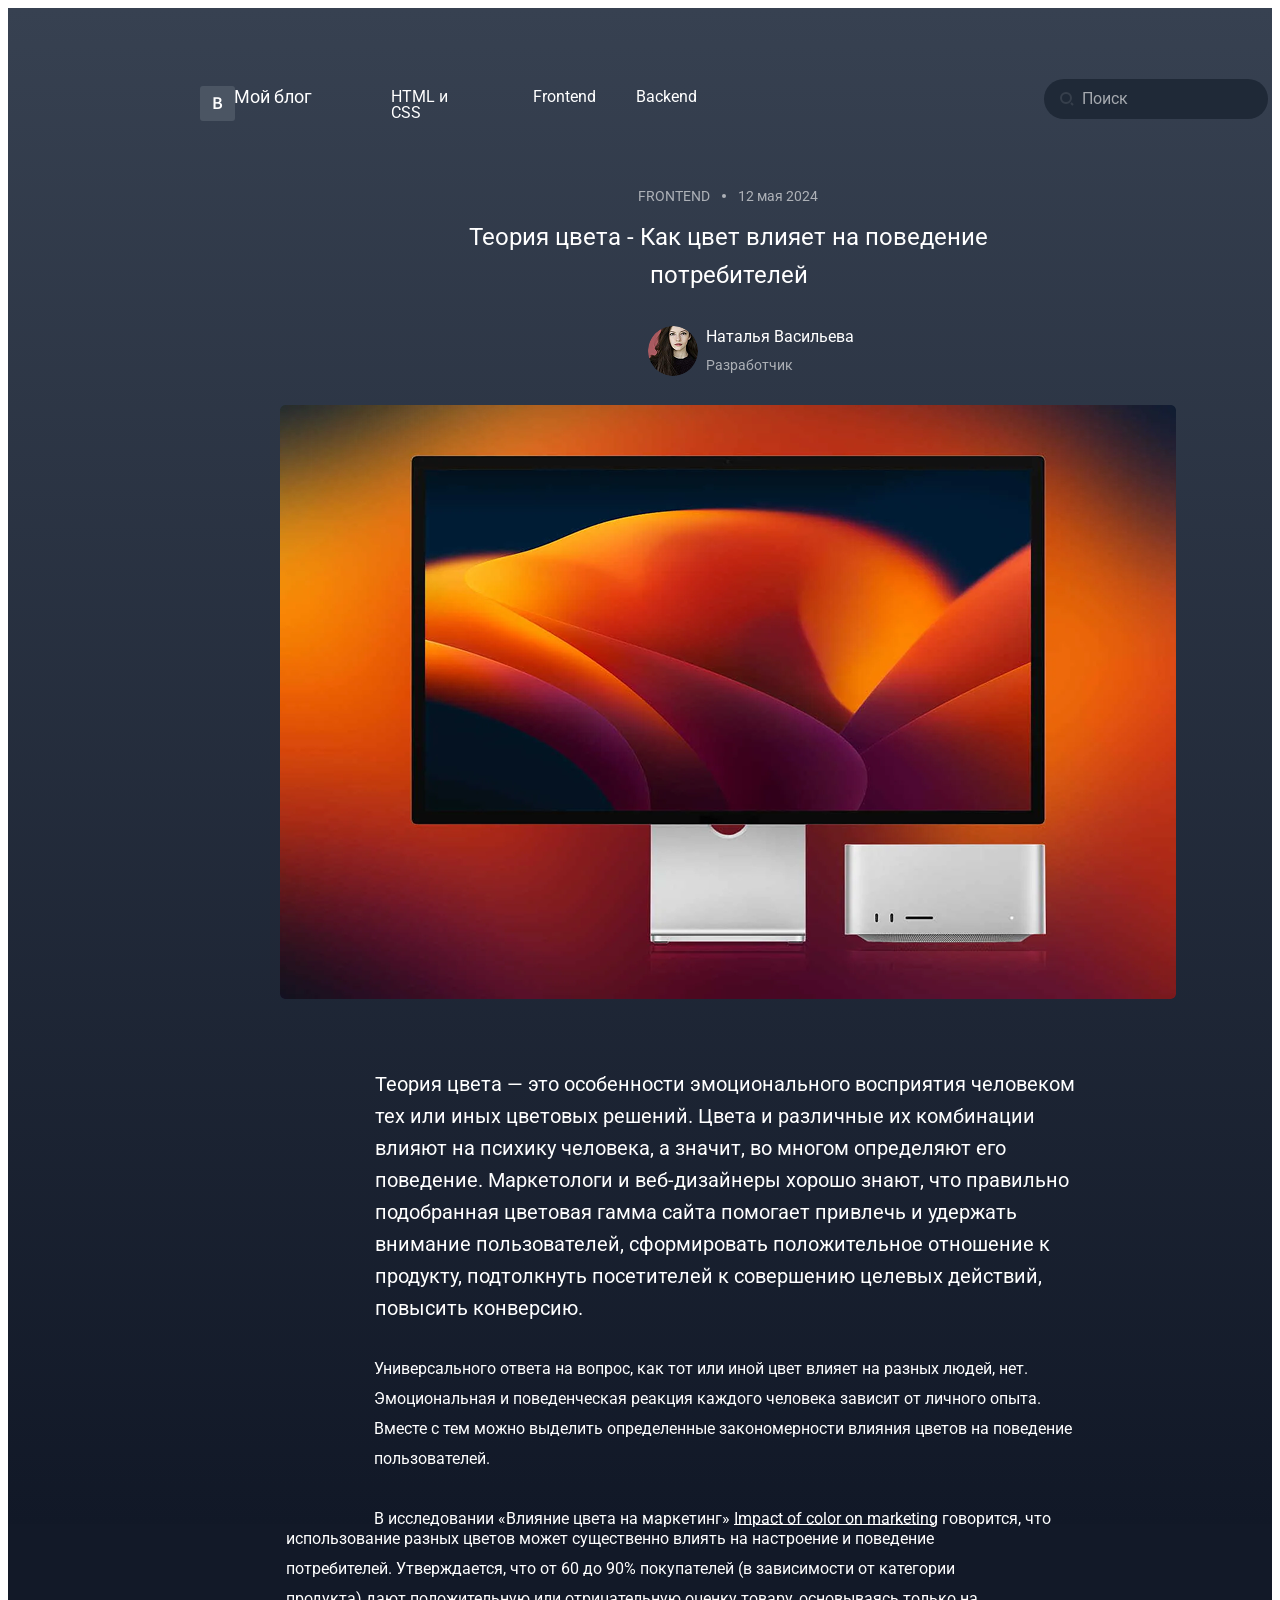
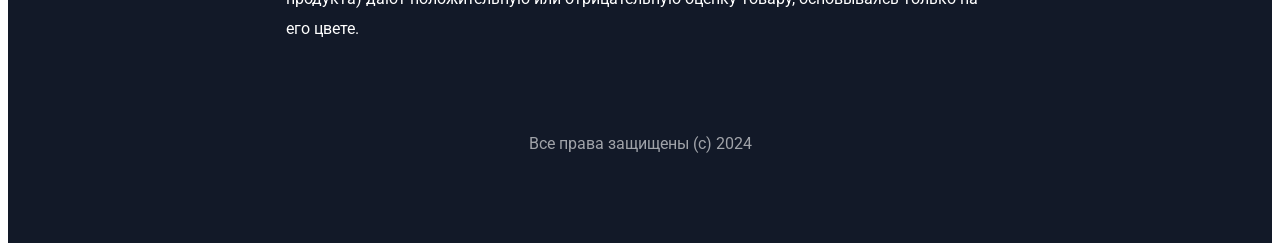
<file: index.html>
<!DOCTYPE html>
<html lang="en">
<head>
    <meta charset="UTF-8">
    <meta name="viewport" content="width=device-width, initial-scale=1.0">
    <link rel="stylesheet" href="./styles/style.css" />
    <link rel="preconnect" href="https://fonts.googleapis.com" />
    <link rel="preconnect" href="https://fonts.gstatic.com" crossorigin />
    <link href="https://fonts.googleapis.com/css2?family=Roboto:wght@400&display=swap" rel="stylesheet" />
    <link href="https://fonts.googleapis.com/css2?family=Source+Sans+Pro:wght@600&display=swap" rel="stylesheet">
    <title>Теория цвета</title>
</head>
<body>
    <div class="top-block">
    <header>
<div class="rectangle">
    <span class="letter">В</span>
</div>
    <nav>
    <ul>
        <li><a href="#" class="blog-title-1">Мой блог</a></li>
        <!-- <li><a href="#">Мой блог</a></li> -->
        <li><a href="#" class="blog-title-2">HTML и CSS</a></li>
        <!-- <li><a href="#">HTML и CSS</a></li> -->      
        <li><a href="#" class="blog-title-3">Frontend</a></li>
        <!-- <li><a href="#">Frontend</a></li> -->
        <li><a href="#" class="blog-title-4">Backend</a></li>
        <!-- <li><a href="#">Backend</a></li> --> 
    </ul>
    </nav>
    </header>       
    <div class="search-wrapper">
        <img src="data:image/svg+xml;utf8,<svg xmlns='http://www.w3.org/2000/svg' width='14' height='14' viewBox='0 0 14 14'><circle cx='6' cy='6' r='5' stroke='%23fff' stroke-width='2' fill='none'/><line x1='11' y1='11' x2='13' y2='13' stroke='%23fff' stroke-width='2'/></svg>"
            class="search-icon" alt="Лупа" />
        <input type="text" class="search-input" placeholder="Поиск" />
    </div>
<div class="frame-2">
    <span class="frontend-label">FRONTEND</span>
    <span class="divider-dot"></span>
    <span class="post-date">12 мая 2024</span>
</div>
    <main>
        <div class="title-wrap">
            <div class="theoryText">
                <h1 class="psychologyText">Теория цвета - Как цвет влияет на поведение потребителей</h1>
            </div> 
        <div class="author-block">
            <img src="./images/image.png" alt="Аватар автора" class="author-avatar">
            <div class="author-info">
                <span class="author-name">Наталья Васильева</span>
                <span class="author-role">Разработчик</span>
            </div>
        </div>
        <img src="./images/slaid.png" alt="Описание изображения" class="main-slaid">           
<div class="color-text">
    Теория цвета — это особенности эмоционального восприятия человеком тех или иных цветовых решений. Цвета и различные их
    комбинации влияют на психику человека, а значит, во многом определяют его поведение. Маркетологи и веб-дизайнеры хорошо
    знают, что правильно подобранная цветовая гамма сайта помогает привлечь и удержать внимание пользователей, сформировать
    положительное отношение к продукту, подтолкнуть посетителей к совершению целевых действий, повысить конверсию.
</div>
<div class="answer-text">
    Универсального ответа на вопрос, как тот или иной цвет влияет на разных людей, нет. Эмоциональная и поведенческая
    реакция каждого человека зависит от личного опыта. Вместе с тем можно выделить определенные закономерности влияния
    цветов на поведение пользователей.
    
    <br><br>

    В исследовании «Влияние цвета на маркетинг» 
    <span class="underlined">Impact of color on marketing</span> говорится, что 
    </div>
    </div>
</main>
</div>
<div class="bottom-block">
    <div class="bottom-block__content">
    использование разных цветов может существенно влиять на настроение и поведение потребителей. 
    Утверждается, что от 60 до 90% покупателей (в зависимости от категории продукта) дают 
    положительную или отрицательную оценку товару, основываясь только на его цвете.
</div>
<footer id="copyright">
    Все права защищены (c) 2024
 </footer>
</body>
</html>
</file>
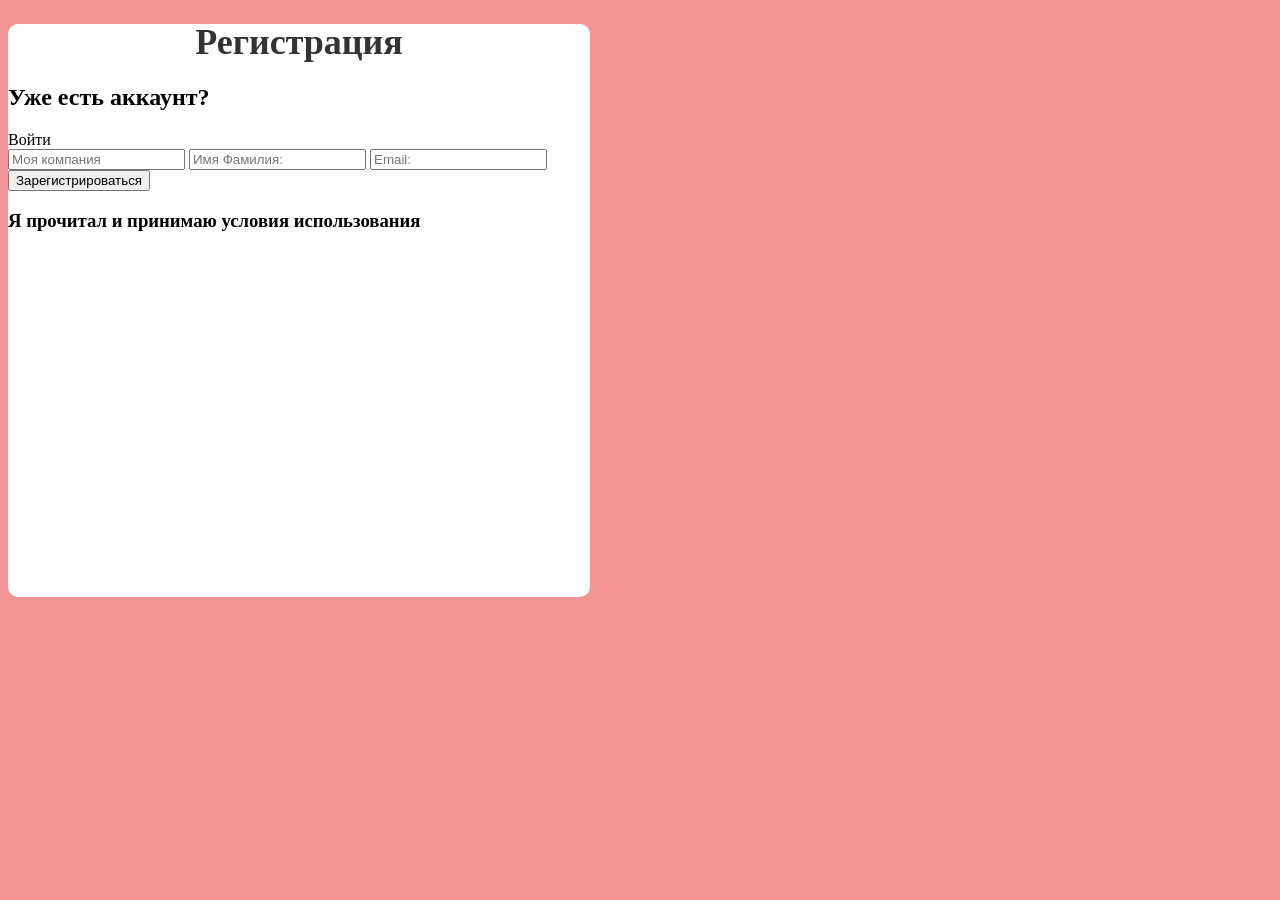
<file: 2-Form/index.html>
<!DOCTYPE html>
<html lang="en">
<head>
    <meta charset="UTF-8">
    <meta name="viewport" content="width=device-width, initial-scale=1.0">
    <title>Форма регистрации</title>
    <link rel="stylesheet" href="./styles/style.css" />
</head>
<body>
    <main>
        <h1>Регистрация</h1>
            <h2>Уже есть аккаунт?</h2>
                <nav>Войти</nav>
    <form action="#">
    <!-- <label for="company">Моя компания:</label> -->
    <input type="text" name="company" id="company" placeholder="Моя компания" />
    <!-- <label for="username">Имя Фамилия:</label> -->
    <input type="text" id="username" name="username" placeholder="Имя Фамилия:" required />
    <!-- <label for="email">Email:</label> -->
    <input type="email" id="email" name="email" placeholder="Email:" required><br>
    <button type="submit">Зарегистрироваться</button>
        </form>
        <h3>Я прочитал и принимаю условия использования</h3> 
    </main>
</body>
</html>
</file>
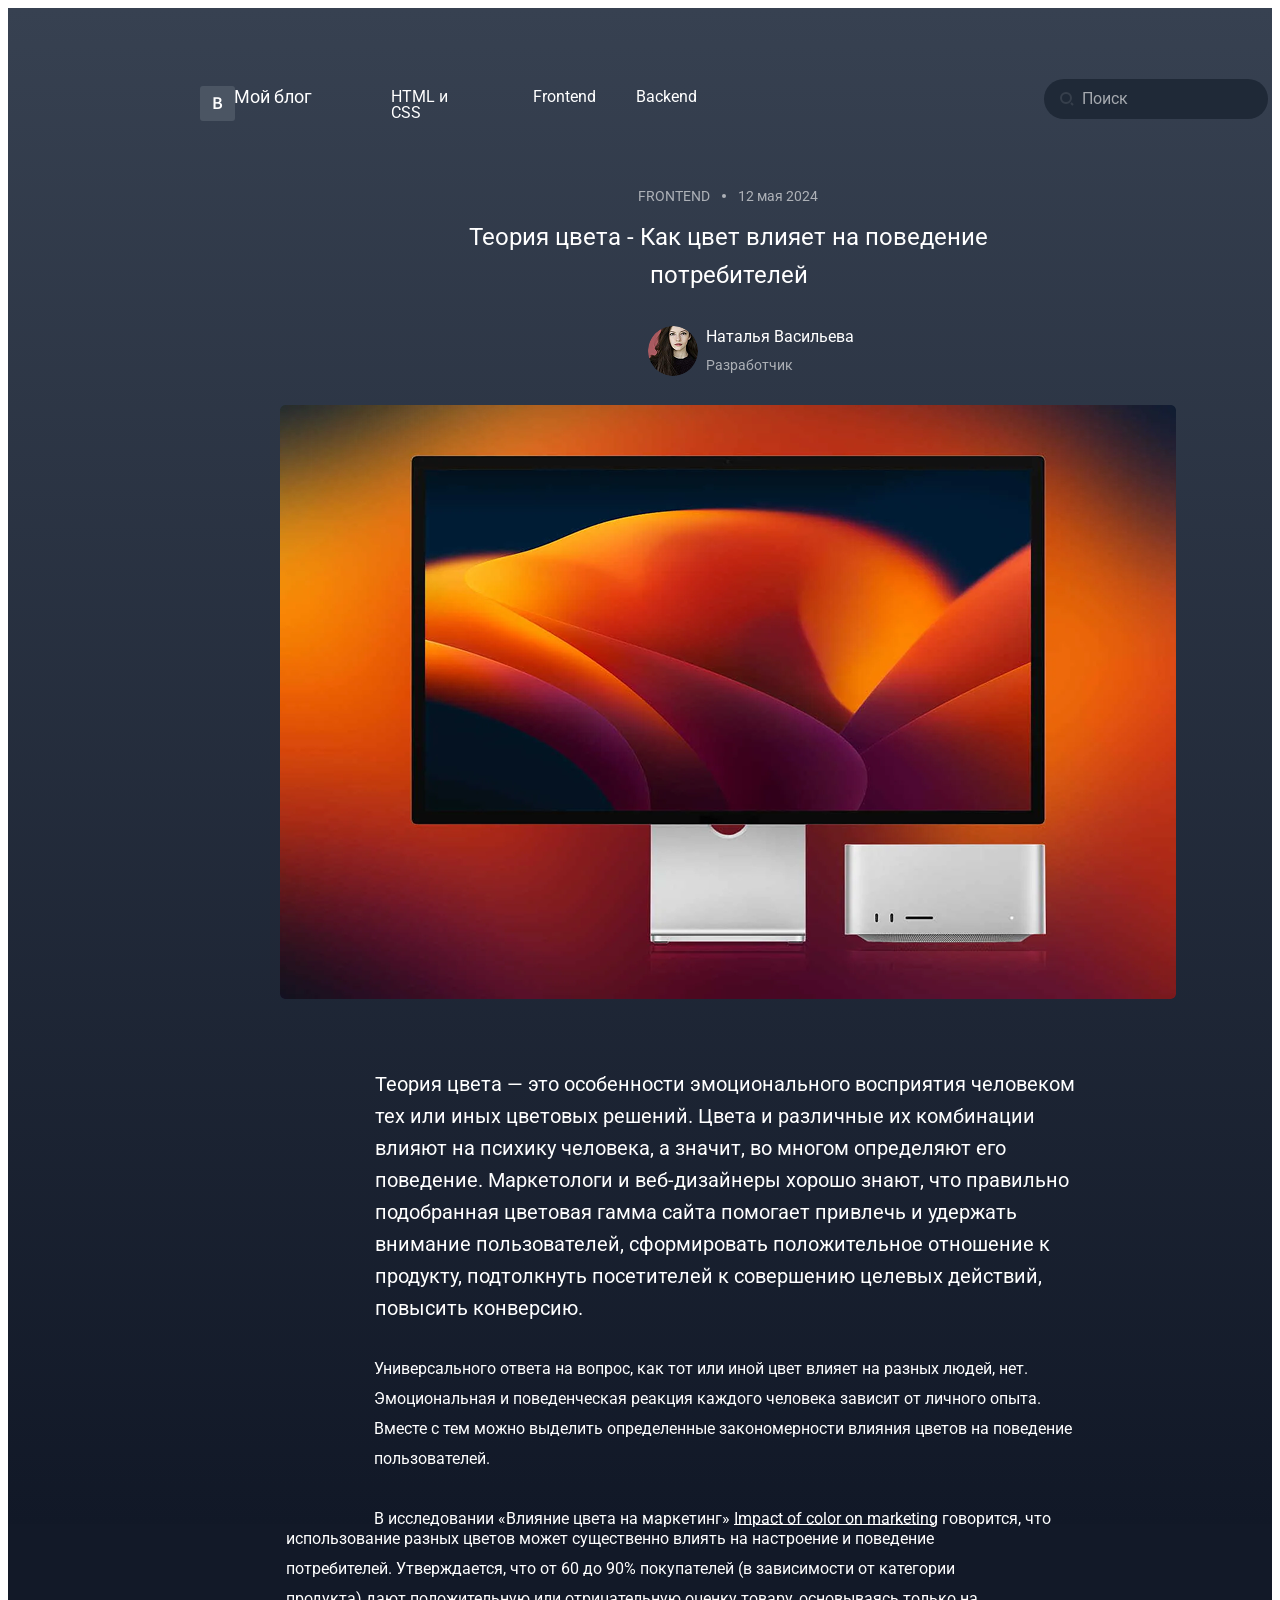
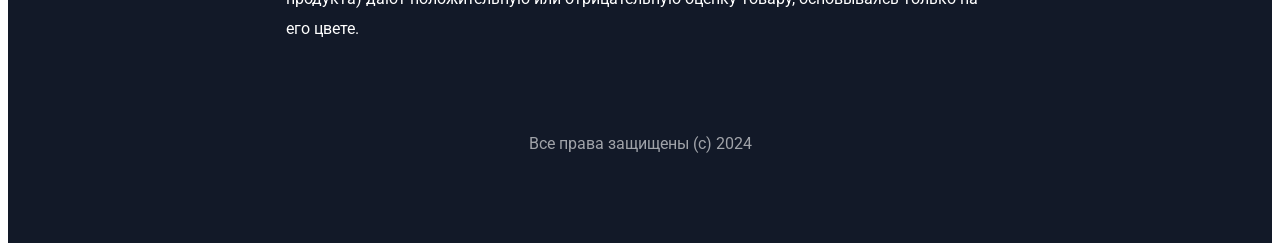
<file: index-abs.html>
<!DOCTYPE html>
<html lang="en">
<head>
    <meta charset="UTF-8">
    <meta name="viewport" content="width=device-width, initial-scale=1.0">
    <link rel="stylesheet" href="./styles/style.css" />
    <link rel="preconnect" href="https://fonts.googleapis.com" />
    <link rel="preconnect" href="https://fonts.gstatic.com" crossorigin />
    <link href="https://fonts.googleapis.com/css2?family=Roboto:wght@400&display=swap" rel="stylesheet" />
    <link href="https://fonts.googleapis.com/css2?family=Source+Sans+Pro:wght@600&display=swap" rel="stylesheet">
    <title>Теория цвета</title>
</head>
<body>
    <div class="top-block">
    <header>
<div class="rectangle">
    <span class="letter">В</span>
</div>
    <nav>
    <ul>
        <li><a href="#" class="blog-title-1">Мой блог</a></li>
        
        <li><a href="#" class="blog-title-2">HTML и CSS</a></li>
        
        <li><a href="#" class="blog-title-3">Frontend</a></li>
        
        <li><a href="#" class="blog-title-4">Backend</a></li>
        
    </ul>
    </nav>
    </header>       
    <div class="search-wrapper">
        <img src="data:image/svg+xml;utf8,<svg xmlns='http://www.w3.org/2000/svg' width='14' height='14' viewBox='0 0 14 14'><circle cx='6' cy='6' r='5' stroke='%23fff' stroke-width='2' fill='none'/><line x1='11' y1='11' x2='13' y2='13' stroke='%23fff' stroke-width='2'/></svg>"
            class="search-icon" alt="Лупа" />
        <input type="text" class="search-input" placeholder="Поиск" />
    </div>
<div class="frame-2">
    <span class="frontend-label">FRONTEND</span>
    <span class="divider-dot"></span>
    <span class="post-date">12 мая 2024</span>
</div>
    <main>
        <div class="title-wrap">
            <div class="theoryText">
                <h1 class="psychologyText">Теория цвета - Как цвет влияет на поведение потребителей</h1>
            </div> 
        <div class="author-block">
            <img src="./images/image.png" alt="Аватар автора" class="author-avatar">
            <div class="author-info">
                <span class="author-name">Наталья Васильева</span>
                <span class="author-role">Разработчик</span>
            </div>
        </div>
        <img src="./images/slaid.png" alt="Описание изображения" class="main-slaid">           
        
        <div class="color-text">
    Теория цвета — это особенности эмоционального восприятия человеком тех или иных цветовых решений. Цвета и различные их
    комбинации влияют на психику человека, а значит, во многом определяют его поведение. Маркетологи и веб-дизайнеры хорошо
    знают, что правильно подобранная цветовая гамма сайта помогает привлечь и удержать внимание пользователей, сформировать
    положительное отношение к продукту, подтолкнуть посетителей к совершению целевых действий, повысить конверсию.
</div>
<div class="answer-text">
    Универсального ответа на вопрос, как тот или иной цвет влияет на разных людей, нет. Эмоциональная и поведенческая
    реакция каждого человека зависит от личного опыта. Вместе с тем можно выделить определенные закономерности влияния
    цветов на поведение пользователей.
    
    <br><br>

    В исследовании «Влияние цвета на маркетинг» 
    <span class="underlined">Impact of color on marketing</span> говорится, что 
    </div>
    </div>
</main>
</div>
<div class="bottom-block">
    <div class="bottom-block__content">
    использование разных цветов может существенно влиять на настроение и поведение потребителей. 
    Утверждается, что от 60 до 90% покупателей (в зависимости от категории продукта) дают 
    положительную или отрицательную оценку товару, основываясь только на его цвете.
</div>
<footer id="copyright">
    Все права защищены (c) 2024
 </footer>
</body>
</html>
</file>
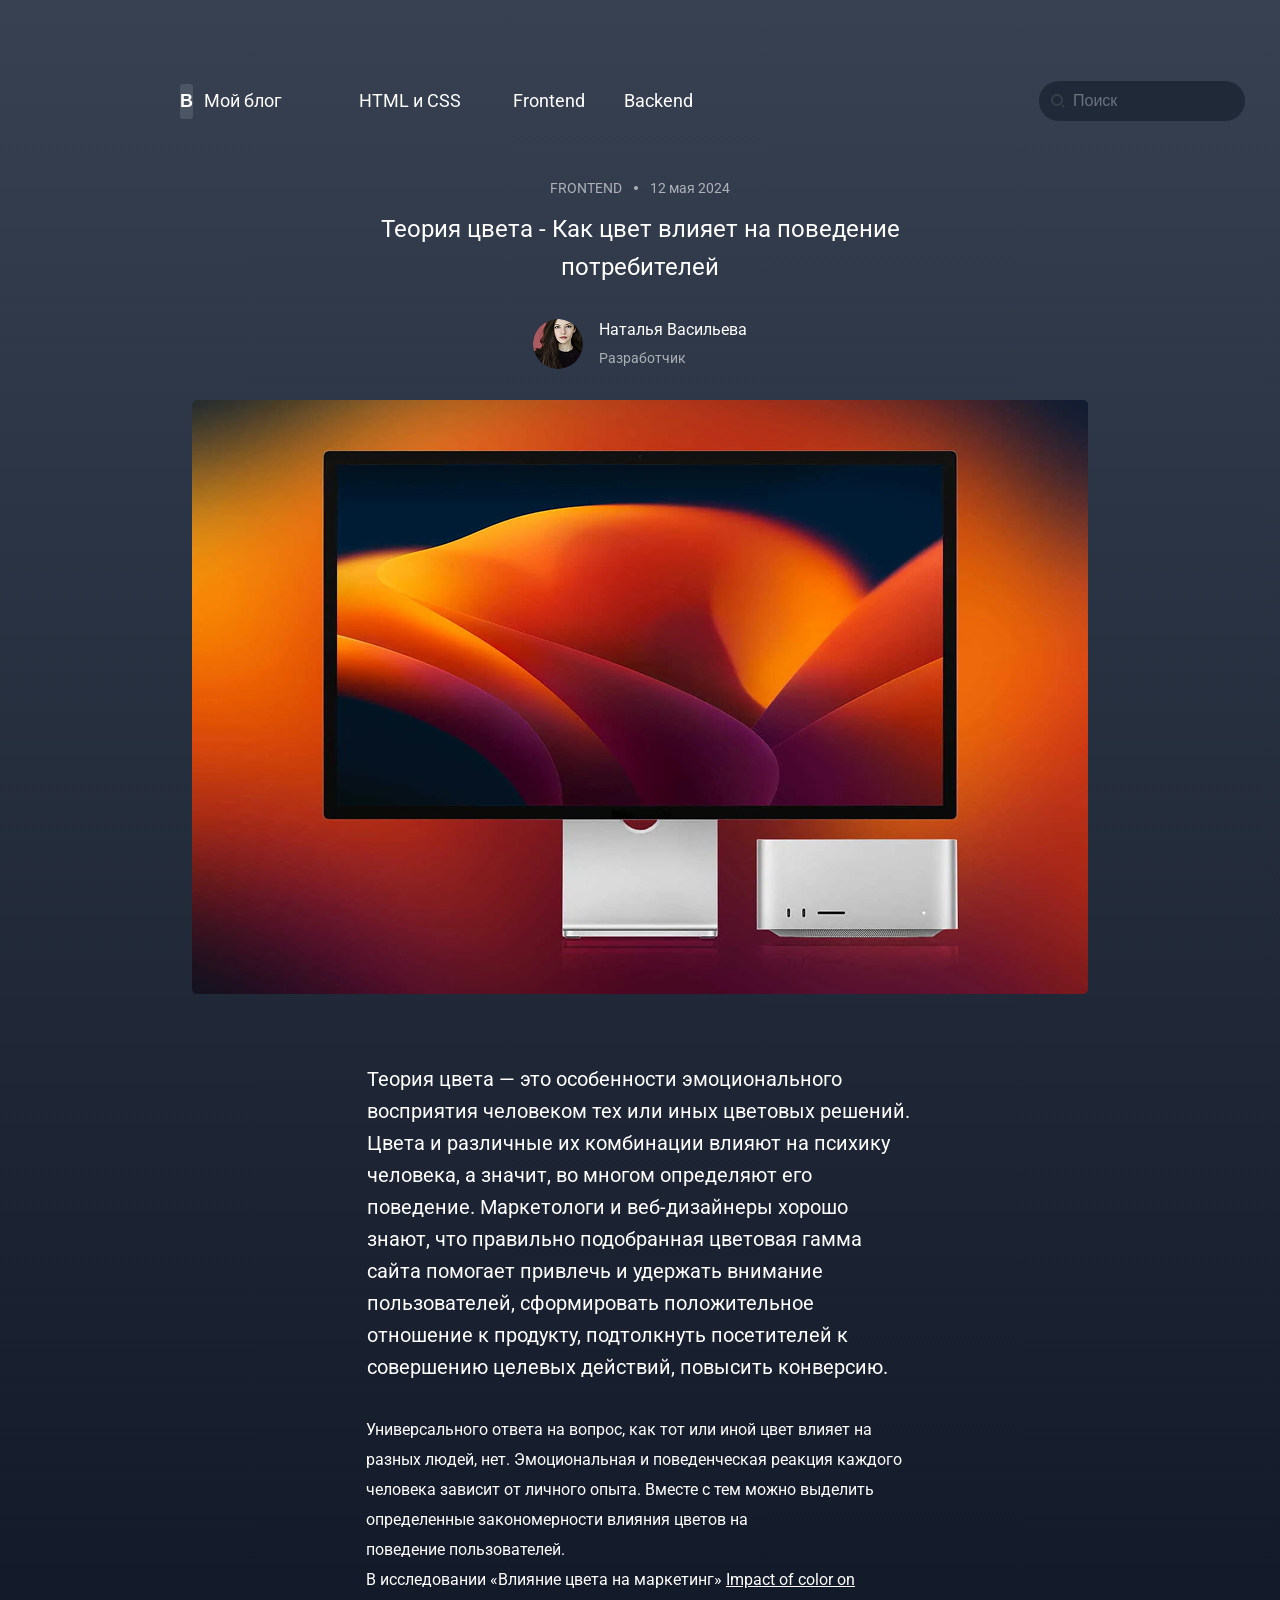
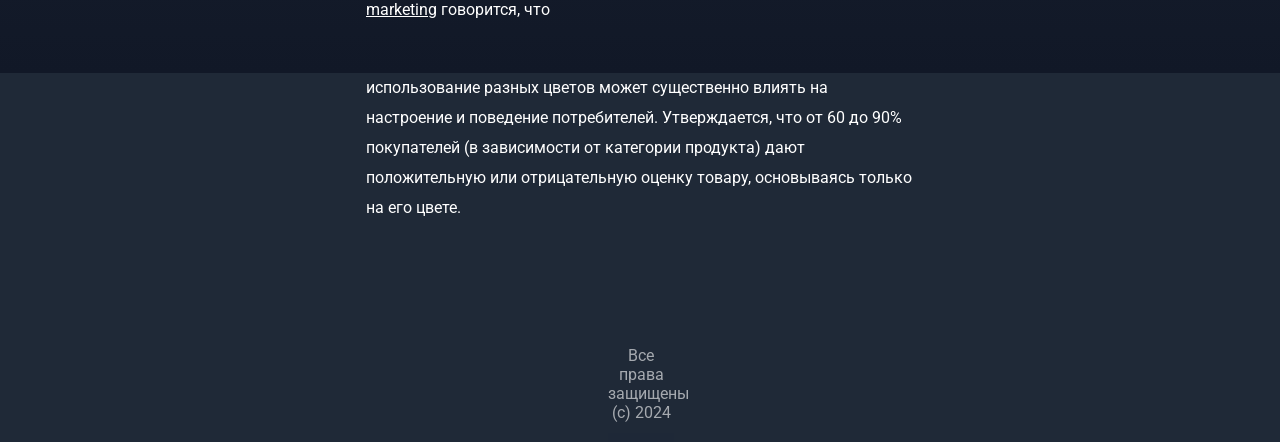
<file: index-flex.html>
<!DOCTYPE html>
<html lang="ru">

<head>
    <meta charset="UTF-8">
    <meta name="viewport" content="width=device-width, initial-scale=1.0">
    <title>Мой блог</title>
    <!-- Подключаем шрифты -->
    <link rel="stylesheet" href="./styles/style-flex.css" />
    <link rel="preconnect" href="https://fonts.googleapis.com">
    <link rel="preconnect" href="https://fonts.gstatic.com" crossorigin>
    <link href="https://fonts.googleapis.com/css2?family=Roboto:wght@400;700&display=swap" rel="stylesheet">
    
</head>

<body>
    <div class="wrapper">
        <div class="top-block">
        <!-- Здесь твой header, навигация и контент верхнего блока -->
        <header>
            <div class="header-row">
                <div class="rectangle">
                    <span class="letter">В</span>
                </div>
                <nav>         
                    <ul class="menu">
                        <li><a href="#">Мой блог</a></li>
                        <li><a href="#">HTML и CSS</a></li>
                        <li><a href="#">Frontend</a></li>
                        <li><a href="#">Backend</a></li>
                    </ul>
                </nav> 
            <div class="search-wrapper">
                <img src="data:image/svg+xml;utf8,<svg xmlns='http://www.w3.org/2000/svg' width='14' height='14' viewBox='0 0 14 14'><circle cx='6' cy='6' r='5' stroke='%23fff' stroke-width='2' fill='none'/><line x1='11' y1='11' x2='13' y2='13' stroke='%23fff' stroke-width='2'/></svg>"
                    class="search-icon" alt="Лупа" />
                <input type="text" class="search-input" placeholder="Поиск" />
            </div> 
            </header>
            <main>
            <div class="article-section">
                <div class="frame-2">
                    <span class="frontend-label">FRONTEND</span>
                    <span class="divider-dot"></span>
                    <span class="post-date">12 мая 2024</span>
            </div>
                <h1 class="page-title">Теория цвета - Как цвет влияет на поведение<br>потребителей</h1>
            <div class="author-block">
                <img src="./images/image.png" alt="Аватар автора" class="author-avatar">
                <div class="author-info">
                    <span class="author-name">Наталья Васильева</span>
                    <span class="author-role">Разработчик</span>
                </div>
            </div>
            <img src="./images/slaid.png" alt="Описание изображения" class="main-slaid">
        <div class="article-texts">
            <div class="color-text">
                Теория цвета — это особенности эмоционального восприятия человеком тех или иных цветовых решений. Цвета и различные их
                комбинации влияют на психику человека, а значит, во многом определяют его поведение. Маркетологи и веб-дизайнеры хорошо
                знают, что правильно подобранная цветовая гамма сайта помогает привлечь и удержать внимание пользователей, сформировать
                положительное отношение к продукту, подтолкнуть посетителей к совершению целевых действий, повысить конверсию.

            </div>
            <div class="answer-text">
                Универсального ответа на вопрос, как тот или иной цвет влияет на разных людей, нет. Эмоциональная и поведенческая
                реакция каждого человека зависит от личного опыта. Вместе с тем можно выделить определенные закономерности влияния
                цветов на<br>поведение пользователей. <br>В исследовании «Влияние цвета на маркетинг»
                <span class="underlined">Impact of color on marketing</span> говорится, что
            </div>
        </div>
        </main>
    </div>
        <div class="bottom-block">
            <div class="bottom-block__content">
                использование разных цветов может существенно влиять на настроение и поведение потребителей.
                Утверждается, что от 60 до 90% покупателей (в зависимости от категории продукта) дают
                положительную или отрицательную оценку товару, основываясь только на его цвете.
            </div>
        <footer>
            Все права защищены (c) 2024
        </footer>
        </div>
        </body>
        </html>
</file>
<file: styles/style.css>
*,
*::before,
*::after {
    box-sizing: border-box;
}

.rectangle {
    position: absolute;
    top: 78px;
    left: 192px;
    width: 35px;
    height: 35px;
    background: #4b5563;
    display: flex;
    align-items: center;
    justify-content: center;
    border-radius: 3px;
        }

.rectangle .letter {
    font-family: 'Source Sans Pro', Arial, sans-serif;
    font-weight: 600;
    font-size: 18px;
    line-height: 1;
    color: #FFFFFF;
    letter-spacing: 0;
}

nav ul {
    display: flex;
    justify-content: flex-start;
    align-items: flex-start;
    list-style: none;
    padding: 0;
    margin: 0;
    gap: 32px;
    }

nav li {
    padding: 0;
    margin: 0;
}

nav a {
    text-decoration: none;
    color: #fff;
    font-size: 18px;
    font-family: 'Roboto', sans-serif;
}

header a {
    font-weight: 400;
    font-size: 18px;
    line-height: 24px;
    color: #FFFFFF;
    text-decoration: none;
}

.blog-title-1 {
    position: absolute;
    top: 80px;
    left: 226px;
    width: 80px;
    height: 21px;

    font-family: 'Roboto', Arial, sans-serif;
    font-weight: 400;
    font-size: 18px;
    line-height: 1;
    letter-spacing: 0;
    color: #fff;
    }

.blog-title-2 {
    position: absolute;
    top: 81px;
    left: 383px;
    width: 90px;
    height: 19px;

    font-family: 'Roboto', Arial, sans-serif;
    font-weight: 400;
    font-size: 16px;
    line-height: 1;
    letter-spacing: 0;
    color: #fff;
    }

.blog-title-3 {
    position: absolute;
    top: 81px;
    left: 525px;
    width: 64px;
    height: 19px;

    font-family: 'Roboto', Arial, sans-serif;
    font-weight: 400;
    font-size: 16px;
    line-height: 1;
    letter-spacing: 0;
    color: #fff;
    }

.blog-title-4 {
    position: absolute;
    top: 81px;
    left: 628px;
    width: 62px;
    height: 19px;

    font-family: 'Roboto', Arial, sans-serif;
    font-weight: 400;
    font-size: 16px;
    line-height: 1;
    letter-spacing: 0;
    color: #fff;
    }

.search-wrapper {
    position: absolute;
    width: 224px;
    height: 40px;
    top: 71px;
    left: 1036px;
}

.search-input {
    width: 100%;
    height: 100%;
    border: none;
    border-radius: 100px;
    background: #1F2937;
    color: #fff;
    font-size: 16px;
    padding-left: 38px;
    padding-right: 0;
    padding-top: 0;
    padding-bottom: 0;
    outline: none;
}
.search-input::placeholder {
    font-family: 'Roboto', Arial, sans-serif;
    font-weight: 400;
    font-size: 16px;
    line-height: 1;
    color: rgba(255, 255, 255, 0.6); 
    opacity: 1;   
}

.search-icon {
    position: absolute;
    left: 16px;
    top: 50%;
    transform: translateY(-50%);
    width: 14px;
    height: 14px;
    opacity: 0.1;
    pointer-events: none;
}

.frame-2 {
    position: absolute;
    top: 180px;
    left: 630px;
    display: flex;
    align-items: center;
    gap: 12px;
    height: 16px;
}

.frontend-label,
.post-date {
    font-family: 'Roboto', Arial, sans-serif;
    font-weight: 400;
    font-size: 14px;
    line-height: 1;
    color: rgba(255, 255, 255, 0.6);
    letter-spacing: 0;
    }

.divider-dot {
    width: 4px;
    height: 4px;
    background: rgba(255, 255, 255, 0.6);
    border-radius: 100px;
    display: inline-block;
}

.theoryText {
    position: absolute;
    top: 210px;
    left: 458px;
    width: 525px;
    height: 76px;
    display: flex;
    align-items: center;
    justify-content: center;
    }

.psychologyText {
    font-family: 'Roboto', sans-serif;
    font-weight: 400;
    font-size: 24px;
    line-height: 38px;
    letter-spacing: 0;
    color: #fff;
    margin: 0;
    text-align: center;
    }

  .author-block {
      position: absolute;
      top: 316px;
      left: 640px;
      width: 214px;
      height: 53px;
      display: flex;
      align-items: center;
      gap: 8px;
     }

  .author-avatar {
      width: 50px;
      height: 50px;
      border-radius: 50%;
      object-fit: cover;
  }

  .author-info {
      display: flex;
      flex-direction: column;
      justify-content: center;
      height: 100%;
      text-align: left;
        }
  
  .author-name {
      font-family: 'Roboto', Arial, sans-serif;
      font-weight: 400;
      font-size: 16px;
      line-height: 28px;
      letter-spacing: 0;
      color: #fff;
      height: 28px;
      margin-bottom: 0;
      margin-top: 0;
      display: block;
  }

  .author-role {
      font-family: 'Roboto', Arial, sans-serif;
      font-weight: 400;
      font-size: 14px;
      line-height: 28px;
      letter-spacing: 0;
      color: rgba(255, 255, 255, 0.6);
      height: 28px;
      margin-bottom: 0;
      margin-top: 0;
      display: block;
  }

.main-slaid {
    position: absolute;
    top: 397px;
    left: 272px;
    width: 896px;
    height: 594px;
    border-radius: 5px;
    object-fit: cover;
    display: block;
}

.title-wrap {
    margin-top: 56px;
    margin-bottom: 32px;
    text-align: center;
    }

.top-block,.bottom-block {
    width: 100%;
    max-width: 1440px;
    margin: 0 auto;
}

.top-block {
    width: 100%;
    max-width: 1440px;
    height: 1516px;
    position: relative;
    margin: 0 auto;
    background: linear-gradient(180deg, #374151 0%, #111827 100%);
    
}



/* .nextText {
    font-family: 'Roboto', sans-serif;
    font-weight: 400;
    font-size: 16px;
    line-height: 30px;
    color: #FFFFFF;
} */
  
.color-text {
    position: absolute;
    top: 1060px;
    left: 367px;
    width: 708px;
    height: 101px;
    font-family: 'Roboto', Arial, sans-serif;
    font-weight: 400;
    font-size: 20px;
    line-height: 32px;
    letter-spacing: 0;
    color: #fff;
    margin: 0;
    text-align: left;
    }

.answer-text {
    position: absolute;
    top: 1346px;
    left: 366px;
    width: 708px;
    height: 281px;
    font-family: 'Roboto', Arial, sans-serif;
    font-weight: 400;
    font-size: 16px;
    line-height: 30px;
    letter-spacing: 0;
    color: #fff;
    margin: 0;
    text-align: left;
}

.underlined {
    text-decoration: underline;
    text-decoration-color: #fff;
    text-decoration-thickness: 1px;
    text-decoration-style: solid;
    text-underline-offset: 0px;
    }


.bottom-block {
    background: #121928;
    width: 100%;
    max-width: 1440px;
    height: 319px;
    margin: 0 auto;
    /* Убери display: flex или оставь только для justify-content: center */
    
}





.bottom-block__content {
    max-width: 708px;
    margin: 0 auto;
    color: #fff;
    font-family: 'Roboto', Arial, sans-serif;
    font-weight: 400;
    font-size: 16px;
    line-height: 30px;
    letter-spacing: 0;
    /* если строго по макету */
    text-align: left;
    /* если нужно выравнивание по левому краю */
}

#copyright {
    position: absolute;
    top: 1730px;
    /* выровнять по макету */
    left: 50%;
    width: 226px;
    height: 28px;
    transform: translateX(-50%);
    font-family: 'Roboto', Arial, sans-serif;
    font-weight: 400;
    font-size: 16px;
    line-height: 28px;
    letter-spacing: 0;
    color: rgba(255, 255, 255, 0.6);
    text-align: center;
    margin: 0;
    padding: 0;
}
</file>
<file: 2-Form/styles/style.css>
body {
    background-color: #f39494;
}

main {
background-color: #FFFEFE;
width: 582px;  
height: 573px;
top: 225px;
left: 429px;
border-radius: 10px;
}

h1 {
    color: #333333;
    font-size: 36px;
    font-weight: 700;
    line-height: 100%;
    font-family: Open Sans;
    letter-spacing: 0%;
    text-align: center;   
}
</file>
<file: styles/style-flex.css>
* {
    box-sizing: border-box;
    margin: 0;
    padding: 0;
}

body {
    font-family: 'Roboto', Arial, sans-serif;
    background: #111827;
    color: #fff;
    min-height: 100vh;
}

.wrapper {
    max-width: 1440px;
    /* можешь изменить под свой макет */
    margin: 0 auto;
    min-height: 100vh;
    display: flex;
    flex-direction: column;
    background: #111827;
}

.top-block {
    
    
    width: 100%;
    min-height: 1516px;
    background: linear-gradient(180deg, #374151 0%, #111827 100%);
    /* цвет верхнего блока из макета */
    }

header {
    margin-top: 81px;
    /* пространство над шапкой, меняй по макету */
}

.header-row {
    display: flex;
    align-items: center;
    padding-left: 180px;
    padding-right: 180px;
}




/* .header-row {
    display: flex;
    align-items: center;
    gap: 11px; */
    /* расстояние между логотипом и меню */
    /* padding-left: 180px;
    justify-content: space-between;
} */

/* Отступ между прямоугольником и "Мой блог" */

.rectangle {
    width: 35px;
    height: 35px;
    margin-right: 11px;
    background: #4b5563;
    display: flex;
    align-items: center;
    justify-content: center;
    border-radius: 3px;
}

.rectangle .letter {
    font-family: 'Source Sans Pro', Arial, sans-serif;
    font-weight: 600;
    font-size: 18px;
    color: #fff;
    line-height: 1;
}




/* Меню делаем flex + убираем стандартные gap/margin/padding */
.menu {
    display: flex;
    list-style: none;
    margin: 0;
    padding: 0;
    
}


/* .menu {
    display: flex;
    gap: 32px; */
    /* расстояние между пунктами меню */
    /* list-style: none;
} */


.menu li {
    margin: 0;
    padding: 0;
}

.menu li:nth-child(1) {
    /* "Мой блог" */
    margin-right: 77px;
}

.menu li:nth-child(2) {
    /* "HTML и CSS" */
    margin-right: 52px;
}

.menu li:nth-child(3) {
    /* "Frontend" */
    margin-right: 39px;
}

.menu li:nth-child(4) {
    /* "Backend" */
    /* после последнего пункта отдельный блок, ничего не нужно */
}

/* Отступ между меню и поиском */
.menu {
    /* ничего не нужно — можем добавить margin-right у пункта Backend или у блока поиска */
}




.menu a {
    text-decoration: none;
    color: #fff;
    font-weight: 400;
    font-size: 18px;
    line-height: 24px;
    transition: color 0.2s;
    white-space: nowrap;
    /* запретить перенос строк внутри пункта */
}

.menu a:hover {
    color: #ffef75;
}

main {
    flex: 1 0 auto;
    margin: 48px 0;
    /* отступы сверху и снизу между header и footer */
}


.search-wrapper {
    display: flex;
    align-items: center;
    background: #1f2937;
    /* фон, подбери по макету */
    border-radius: 100px;
    /* скругление — можно изменить */
    padding: 4px 12px;
    /* внутренние отступы */
    width: 224px;
    height: 40px;
    /* высота поля поиска */
    gap: 8px;
    /* отступ между лупой и полем */
    margin-left: 346px;
}

.search-icon {
    width: 14px;
    height: 14px;
    flex-shrink: 0;
    /* чтобы иконка не сжималась */
    opacity: 10%;
}

.search-input {
    background: transparent;
    border: none;
    color: #fff;
    font-size: 16px;
    outline: none;
    width: 160px;
    /* ширина поля поиска — можешь подобрать по макету */
}

.search-input::placeholder {
    color: #6b7280;
    /* цвет плейсхолдера */
}

.article-section {
    display: flex;
    flex-direction: column;
    align-items: center;
    /* выравнивание содержимого по центру */
    margin-top: 59px;
    /* если именно такой отступ сверху нужен */
}

.frame-2 {
    display: flex;
    align-items: center;
    gap: 12px;
    width: 180px;
    /* фиксированная ширина, как на макете */
    justify-content: center;
}

    .frontend-label {
    font-size: 14px;
    font-weight: 400;
    text-transform: uppercase;
    line-height: 100%;
    color: #FFFFFF;
    letter-spacing: 0%;
    opacity: 0.6;
}

    .divider-dot {
    width: 4px;
    height: 4px;
    background: #FFFFFF;
    border-radius: 100%;
    display: inline-block;
    opacity: 0.6;
}

    .post-date {
    font-size: 14px;
    color: #FFFFFF;
    white-space: nowrap;
    opacity: 0.6;
}

.page-title {
    font-size: 24px;
    font-weight: 400;
    line-height: 38px;
    color: #FFFFFF;
    letter-spacing: 0%;
    text-align: center;
    margin-top: 14px;
}


/* Блок "автор" по горизонтали внутри top-block */
.author-block {
    display: flex;
    align-items: center;
    /* вертикально аватар и инфо выровнены по середине */
    gap: 16px;
    /* расстояние между аватаром и текстом, подбери по макету */
    justify-content: center;
    margin-top: 30px;
}


/* Аватар */
.author-avatar {
    width: 50px;
    height: 50px;
    border-radius: 50%;
    object-fit: cover;
}

/* Имя и роль в одной колонке */
.author-info {
    display: flex;
    flex-direction: column;
}

/* Имя */
.author-name {
    font-size: 16px;
    font-weight: 400;
    color: #fff;
    line-height: 28px;
}

/* Роль */
.author-role {
    font-size: 14px;
    color: #FFFFFF;
    line-height: 28px;
    margin-top: 0px;
    /* чуть больше отступа, если нужно */
    opacity: 0.6;
}

.main-slaid {
    display: block;
    margin: 0 auto;
    margin-top: 28px;
}

.article-texts {
    display: flex;
    flex-direction: column;
    gap: 32px;
    /* Подбери под макет, какой нужен отступ между текстами */
}

/* Верхний блок - отступ слева 367, справа 365 */
.color-text {
    margin-left: 367px;
    margin-right: 365px;
    text-align: left;
    
    font-size: 20px;
    line-height: 32px;
    
    /* font-size: 18px;
    line-height: 28px; */
    color: #fff;
    margin-top: 69px;
}

/* Нижний блок - отступ слева и справа 366 */
.answer-text {
    margin-left: 366px;
    margin-right: 366px;
    text-align: left;
    font-size: 16px;
    line-height: 30px;
    letter-spacing: 0px;
    color: #fff;
    
    
    
}

.underlined {
    text-decoration: underline;
}




.bottom-block {
    width: 100%;
    min-height: 319px;
    background: #1f2937;
    /* цвет нижнего блока из макета */
}

.bottom-block__content {
    margin-left: 366px;
    margin-right: 366px;
    text-align: left;
    font-size: 16px;
    line-height: 30px;
    letter-spacing: 0px;
    color: #fff;
    margin-bottom: 103px;
    
}




footer {
    margin-top: 24px;
    margin-left: 608px;
    margin-right: 606px;
    padding: 20px 0;
    text-align: center;
    background: #1f2937;
    font-size: 16px;
    opacity: 60%;
    color: #FFFFFF;
    margin-top: 77px;
}
</file>
